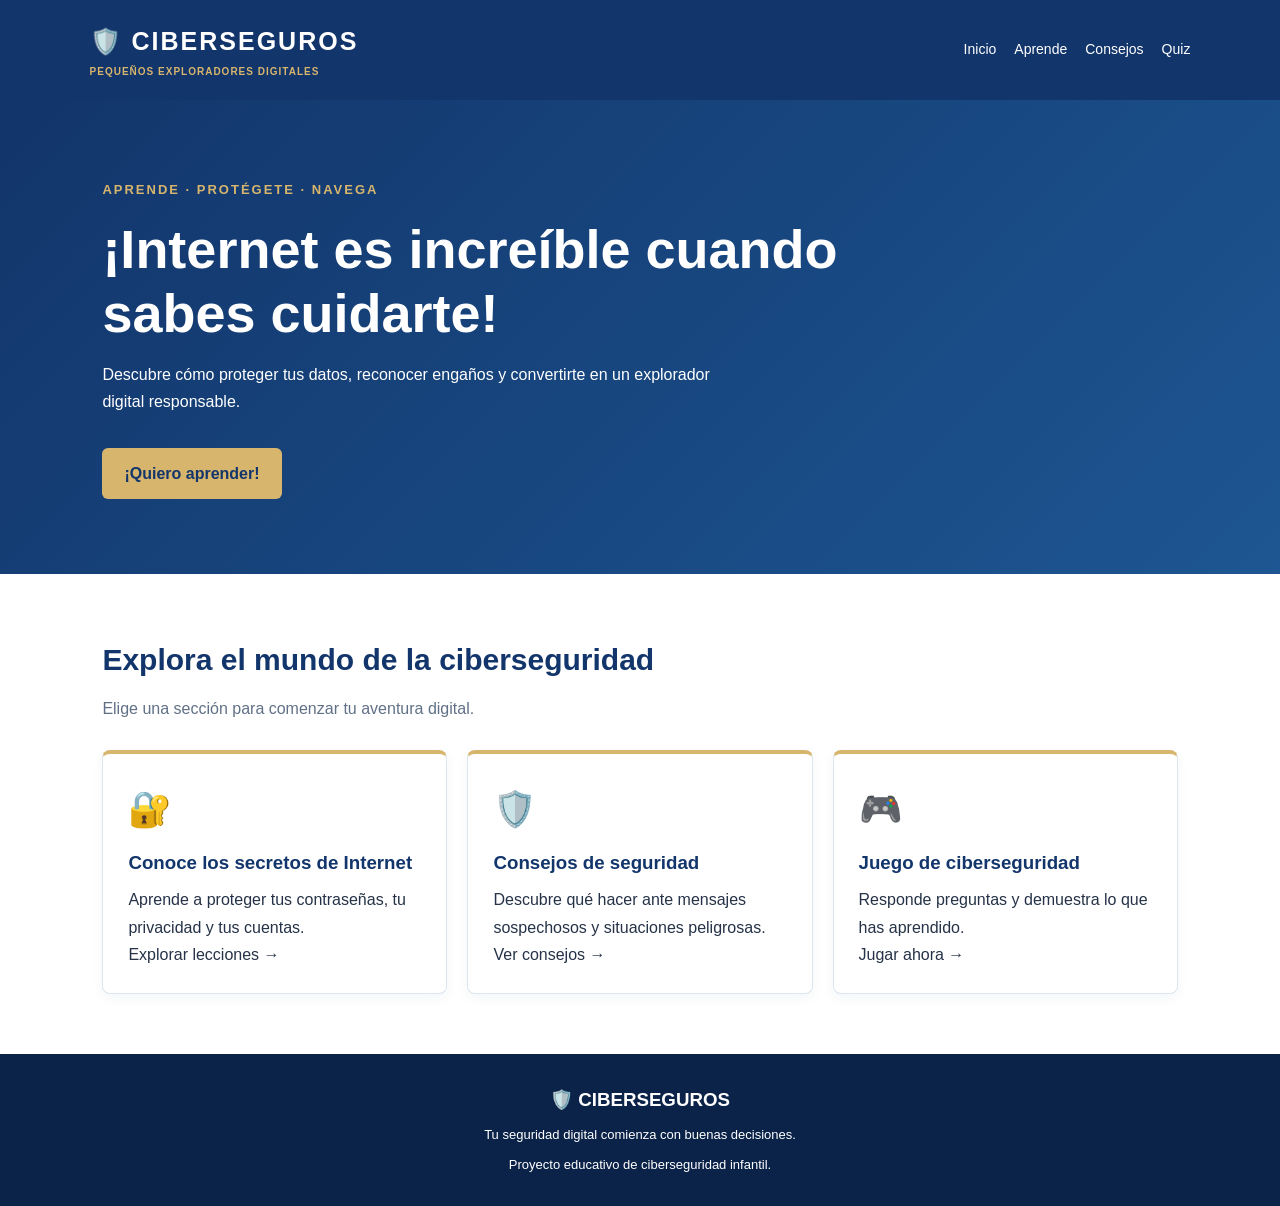
<file: Proyecto ciencia/index.html>
<!DOCTYPE html>
<html lang="es">
<head>
  <meta charset="UTF-8">
  <meta name="viewport" content="width=device-width, initial-scale=1.0">
  <title>Ciberseguros | Inicio</title>
  <link rel="stylesheet" href="estilos.css">
</head>
<body>

<header>
  <a class="logo" href="index.html"
     style="color:white;text-decoration:none">
    🛡️ CIBERSEGUROS
    <small>PEQUEÑOS EXPLORADORES DIGITALES</small>
  </a>

  <nav>
    <a href="index.html">Inicio</a>
    <a href="aprende.html">Aprende</a>
    <a href="consejos.html">Consejos</a>
    <a href="juego.html">Quiz</a>
  </nav>
</header>

<main>
  <section class="hero">
    <span class="etiqueta">APRENDE · PROTÉGETE · NAVEGA</span>
    <h1>¡Internet es increíble cuando sabes cuidarte!</h1>
    <p>
      Descubre cómo proteger tus datos, reconocer engaños
      y convertirte en un explorador digital responsable.
    </p>
    <a class="boton" href="aprende.html">¡Quiero aprender!</a>
  </section>

  <section>
    <h2>Explora el mundo de la ciberseguridad</h2>
    <p class="intro">
      Elige una sección para comenzar tu aventura digital.
    </p>

    <div class="tarjetas">
      <a class="tarjeta" href="aprende.html">
        <div class="icono">🔐</div>
        <h3>Conoce los secretos de Internet</h3>
        <p>Aprende a proteger tus contraseñas,
        tu privacidad y tus cuentas.</p>
        <span>Explorar lecciones →</span>
      </a>

      <a class="tarjeta" href="consejos.html">
        <div class="icono">🛡️</div>
        <h3>Consejos de seguridad</h3>
        <p>Descubre qué hacer ante mensajes
        sospechosos y situaciones peligrosas.</p>
        <span>Ver consejos →</span>
      </a>

      <a class="tarjeta" href="juego.html">
        <div class="icono">🎮</div>
        <h3>Juego de ciberseguridad</h3>
        <p>Responde preguntas y demuestra
        lo que has aprendido.</p>
        <span>Jugar ahora →</span>
      </a>
    </div>
  </section>
</main>

<footer>
  <h3>🛡️ CIBERSEGUROS</h3>
  <p>Tu seguridad digital comienza con buenas decisiones.</p>
  <p>Proyecto educativo de ciberseguridad infantil.</p>
</footer>

</body>
</html>
</file>
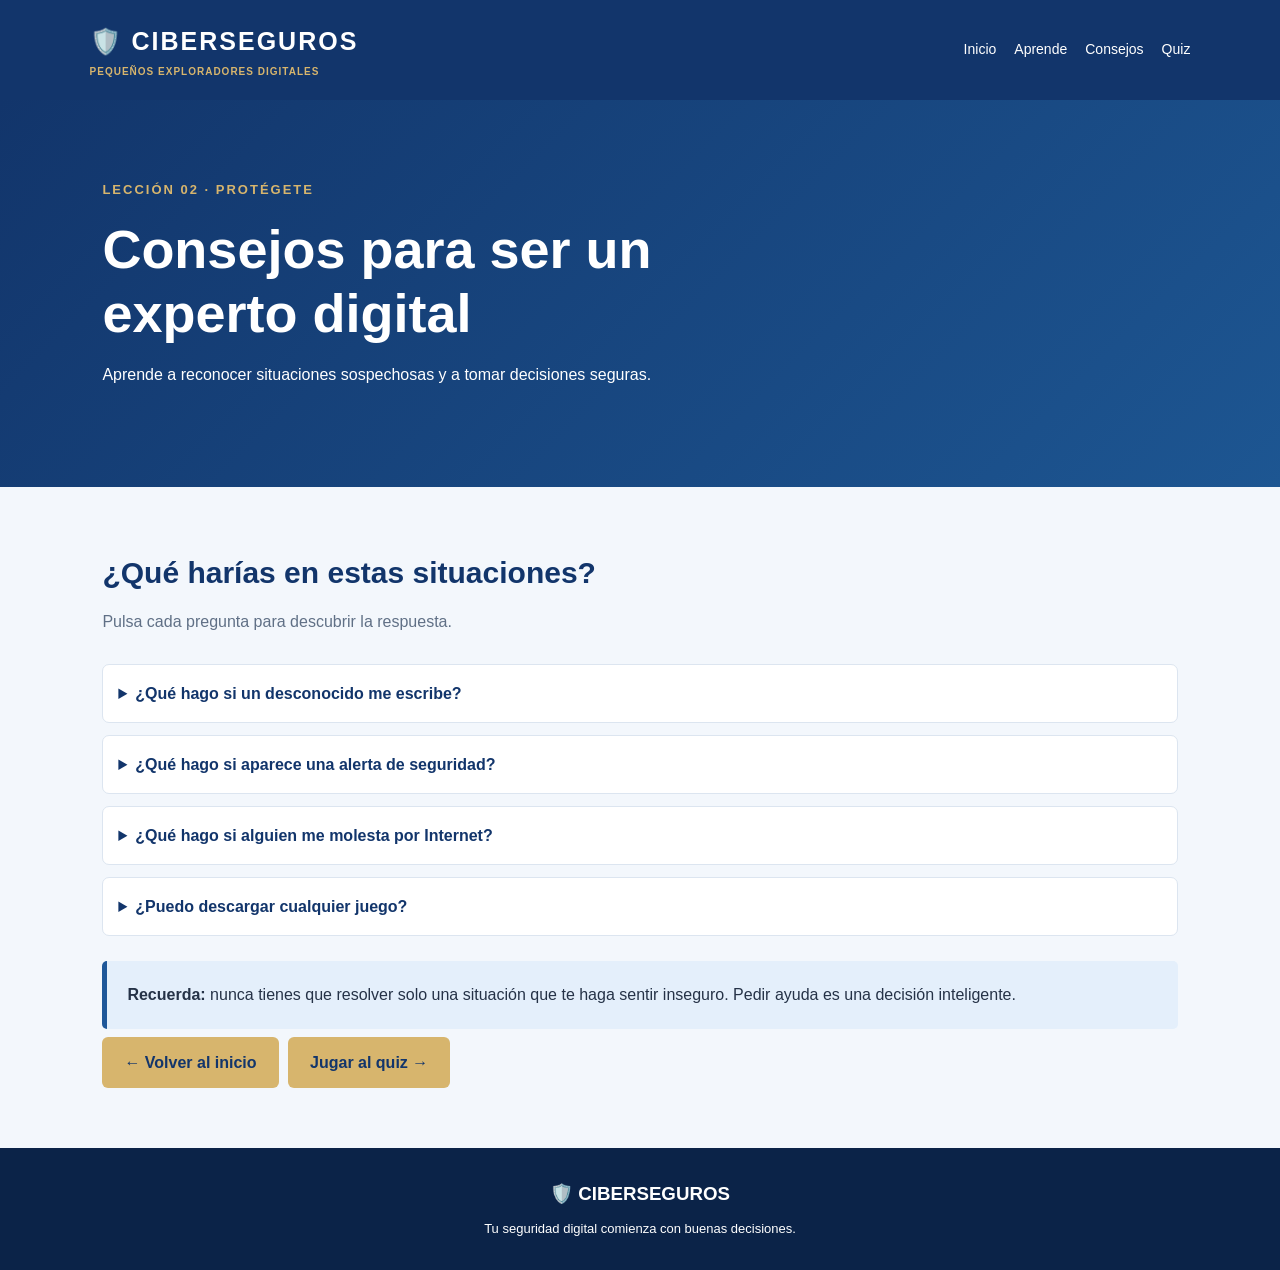
<file: Proyecto ciencia/consejos.html>
<!DOCTYPE html>
<html lang="es">
<head>
  <meta charset="UTF-8">
  <meta name="viewport" content="width=device-width, initial-scale=1.0">
  <title>Ciberseguros | Consejos</title>
  <link rel="stylesheet" href="estilos.css">
</head>
<body>

<header>
  <a class="logo" href="index.html"
     style="color:white;text-decoration:none">
    🛡️ CIBERSEGUROS
    <small>PEQUEÑOS EXPLORADORES DIGITALES</small>
  </a>
  <nav>
    <a href="index.html">Inicio</a>
    <a href="aprende.html">Aprende</a>
    <a href="consejos.html">Consejos</a>
    <a href="juego.html">Quiz</a>
  </nav>
</header>

<main>
  <section class="hero">
    <span class="etiqueta">LECCIÓN 02 · PROTÉGETE</span>
    <h1>Consejos para ser un experto digital</h1>
    <p>
      Aprende a reconocer situaciones sospechosas
      y a tomar decisiones seguras.
    </p>
  </section>

  <section class="fondo">
    <h2>¿Qué harías en estas situaciones?</h2>
    <p class="intro">
      Pulsa cada pregunta para descubrir la respuesta.
    </p>

    <details>
      <summary>¿Qué hago si un desconocido me escribe?</summary>
      <p>No compartas información personal ni aceptes
      reunirte con esa persona. Si te incomoda o te pide
      guardar secretos, cuéntaselo a un adulto de confianza.</p>
    </details>

    <details>
      <summary>¿Qué hago si aparece una alerta de seguridad?</summary>
      <p>No ignores la alerta ni descargues archivos
      sospechosos. Cierra la página y pide ayuda a un
      adulto de confianza.</p>
    </details>

    <details>
      <summary>¿Qué hago si alguien me molesta por Internet?</summary>
      <p>No respondas con amenazas. Guarda evidencia si
      puedes hacerlo de forma segura y pide apoyo a un
      adulto de confianza. También puedes bloquear y denunciar.</p>
    </details>

    <details>
      <summary>¿Puedo descargar cualquier juego?</summary>
      <p>No. Utiliza tiendas y sitios oficiales, revisa
      los permisos y consulta a un adulto antes de instalarlo.</p>
    </details>

    <div class="consejo">
      <strong>Recuerda:</strong> nunca tienes que resolver
      solo una situación que te haga sentir inseguro.
      Pedir ayuda es una decisión inteligente.
    </div>

    <a class="boton" href="index.html">← Volver al inicio</a>
    <a class="boton" href="juego.html">Jugar al quiz →</a>
  </section>
</main>

<footer>
  <h3>🛡️ CIBERSEGUROS</h3>
  <p>Tu seguridad digital comienza con buenas decisiones.</p>
</footer>

</body>
</html>
</file>
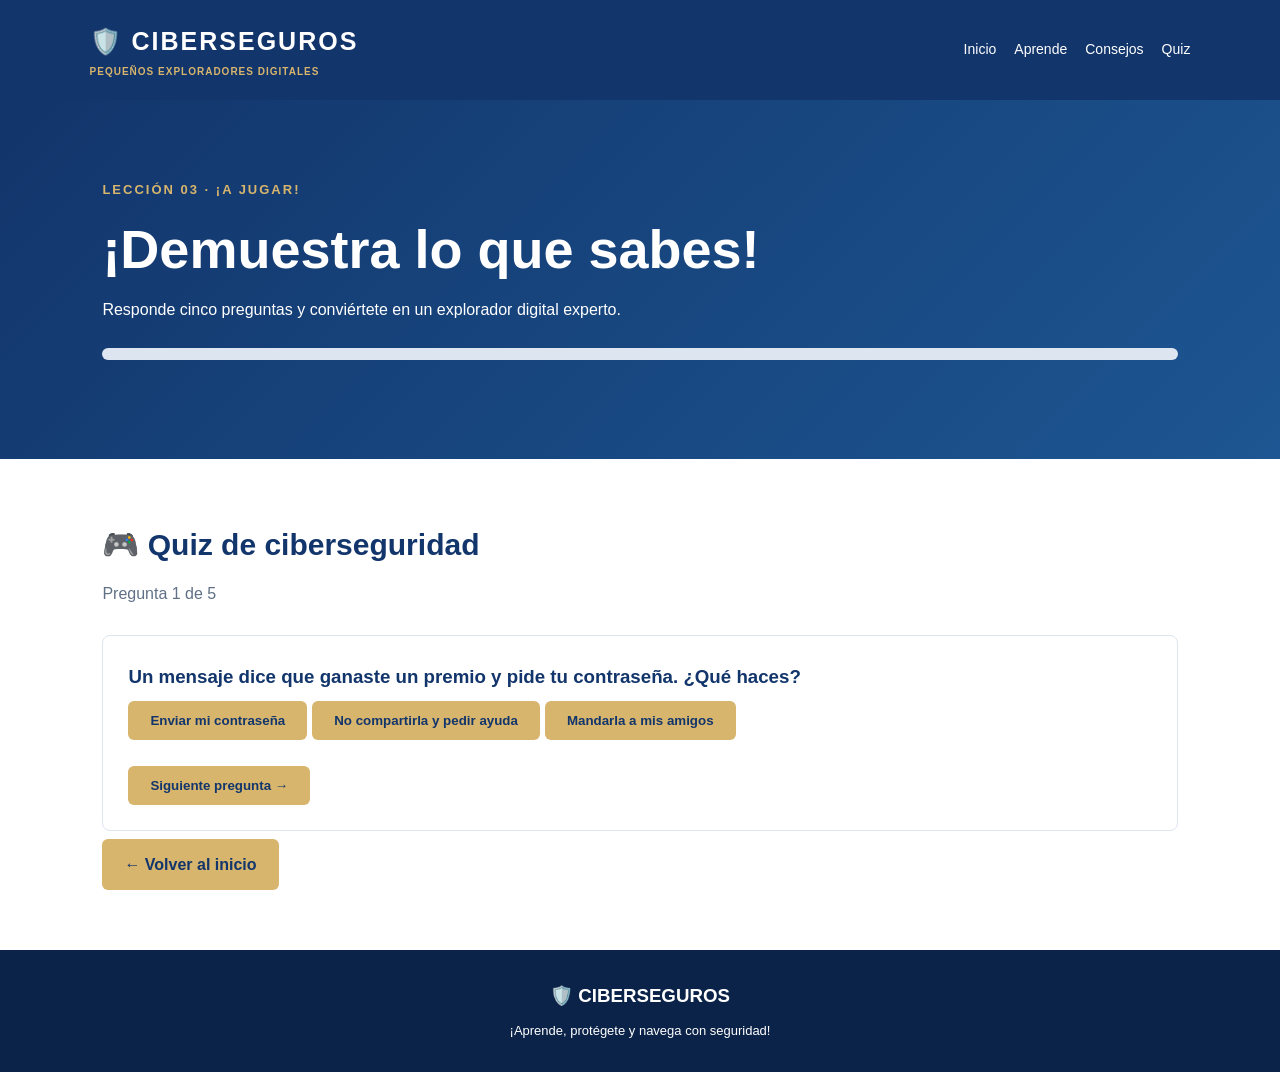
<file: Proyecto ciencia/juego.html>
<!DOCTYPE html>
<html lang="es">
<head>
  <meta charset="UTF-8">
  <meta name="viewport" content="width=device-width, initial-scale=1.0">
  <title>Ciberseguros | Quiz</title>
  <link rel="stylesheet" href="estilos.css">
  <script src="juego.js" defer></script>
</head>
<body>

<header>
  <a class="logo" href="index.html"
     style="color:white;text-decoration:none">
    🛡️ CIBERSEGUROS
    <small>PEQUEÑOS EXPLORADORES DIGITALES</small>
  </a>
  <nav>
    <a href="index.html">Inicio</a>
    <a href="aprende.html">Aprende</a>
    <a href="consejos.html">Consejos</a>
    <a href="juego.html">Quiz</a>
  </nav>
</header>

<main>
  <section class="hero">
    <span class="etiqueta">LECCIÓN 03 · ¡A JUGAR!</span>
    <h1>¡Demuestra lo que sabes!</h1>
    <p>Responde cinco preguntas y conviértete
    en un explorador digital experto.</p>
    
<div
  class="barra-progreso"
  role="progressbar"
  aria-label="Progreso del cuestionario"
  aria-valuemin="0"
  aria-valuemax="5"
  aria-valuenow="0"
  id="barraProgreso"
>
  <div id="avance"></div>
</div>

  </section>

  <section>
    <h2>🎮 Quiz de ciberseguridad</h2>
    <p id="progreso" class="intro">Pregunta 1 de 5</p>

    <div id="pregunta">
      <h3 id="textoPregunta"></h3>
      <div id="opciones"></div>
      <p id="resultado" aria-live="polite"></p>
      <button id="siguiente" class="boton" hidden>
        Siguiente pregunta →
      </button>
    </div>

    <a class="boton" href="index.html">← Volver al inicio</a>
  </section>
</main>

<footer>
  <h3>🛡️ CIBERSEGUROS</h3>
  <p>¡Aprende, protégete y navega con seguridad!</p>
</footer>

</body>
</html>
</file>
<file: Proyecto ciencia/estilos.css>
:root {
  --azul: #12356b;
  --azul2: #1e5799;
  --dorado: #d7b56d;
  --fondo: #f3f7fc;
  --texto: #253247;
}

* {
  box-sizing: border-box;
  margin: 0;
  padding: 0;
}

html {
  scroll-behavior: smooth;
}

body {
  font-family: Arial, sans-serif;
  color: var(--texto);
  line-height: 1.7;
  background: white;
}

header {
  background: var(--azul);
  color: white;
  padding: 20px 7%;
  display: flex;
  align-items: center;
  justify-content: space-between;
  flex-wrap: wrap;
  gap: 16px;
}

.logo {
  font-size: 25px;
  font-weight: bold;
  letter-spacing: 2px;
}

.logo small {
  display: block;
  font-size: 10px;
  color: var(--dorado);
  letter-spacing: 1px;
}

nav {
  display: flex;
  gap: 18px;
  flex-wrap: wrap;
}

nav a {
  color: white;
  text-decoration: none;
  font-size: 14px;
}

nav a:hover,
nav a:focus {
  color: var(--dorado);
}

.hero {
  padding: 75px 8%;
  background: linear-gradient(135deg, #12356b, #2877b9);
  color: white;
}

.etiqueta {
  color: var(--dorado);
  font-size: 13px;
  font-weight: bold;
  letter-spacing: 2px;
}

.hero h1 {
  font-size: clamp(32px, 5vw, 54px);
  line-height: 1.2;
  margin: 15px 0;
  max-width: 750px;
}

.hero p {
  max-width: 650px;
  margin-bottom: 24px;
}

section {
  padding: 60px 8%;
}

.fondo {
  background: var(--fondo);
}

h2 {
  color: var(--azul);
  font-size: 30px;
  margin-bottom: 10px;
}

h3 {
  color: var(--azul);
}

.intro {
  color: #607086;
  margin-bottom: 28px;
}

.tarjetas {
  display: grid;
  grid-template-columns: repeat(auto-fit, minmax(220px, 1fr));
  gap: 20px;
}

.tarjeta {
  display: block;
  padding: 25px;
  background: white;
  border: 1px solid #dce5f0;
  border-top: 4px solid var(--dorado);
  border-radius: 8px;
  color: var(--texto);
  text-decoration: none;
  transition: transform 0.2s, box-shadow 0.2s;
}

.tarjeta:hover,
.tarjeta:focus {
  transform: translateY(-4px);
  box-shadow: 0 8px 20px #12356b20;
}

.icono {
  font-size: 35px;
}

.tarjeta h3 {
  margin: 8px 0;
}

.boton {
  display: inline-block;
  background: var(--dorado);
  color: var(--azul);
  padding: 12px 22px;
  border-radius: 6px;
  font-weight: bold;
  text-decoration: none;
  border: none;
  cursor: pointer;
  margin: 8px 5px 0 0;
}

.boton:hover,
.boton:focus {
  background: #edce8d;
}

.consejo {
  margin-top: 25px;
  background: #e4effb;
  border-left: 5px solid var(--azul2);
  padding: 20px;
  border-radius: 5px;
}

details {
  background: white;
  border: 1px solid #dce5f0;
  border-radius: 7px;
  padding: 15px;
  margin: 12px 0;
}

summary {
  cursor: pointer;
  color: var(--azul);
  font-weight: bold;
}

#pregunta {
  background: white;
  padding: 25px;
  border-radius: 8px;
  margin-top: 20px;
  border: 1px solid #dce5f0;
}

#resultado {
  margin-top: 18px;
  font-weight: bold;
}

footer {
  background: #0b2348;
  color: white;
  padding: 30px 8%;
  text-align: center;
}

footer h3 {
  color: white;
}

footer p {
  font-size: 13px;
  margin-top: 8px;
}

@media (max-width: 600px) {
  header {
    padding: 18px 5%;
  }

  nav {
    gap: 12px;
  }

  section {
    padding: 42px 6%;
  }
}

/* ===== MEJORAS VISUALES: CIBERSEGUROS ===== */

/* Animación suave para la presentación */
.hero {
  position: relative;
  overflow: hidden;
  background-size: 200% 200%;
  animation: fondoBrillante 10s ease infinite;
}

@keyframes fondoBrillante {
  0% { background-position: 0% 50%; }
  50% { background-position: 100% 50%; }
  100% { background-position: 0% 50%; }
}

/* Efectos en las tarjetas */
.tarjeta {
  position: relative;
  overflow: hidden;
  box-shadow: 0 4px 12px #12356b0d;
}

.tarjeta:hover,
.tarjeta:focus-visible {
  transform: translateY(-8px) scale(1.02);
  box-shadow: 0 14px 28px #12356b25;
  border-top-color: var(--azul2);
}

.icono {
  display: inline-block;
  transition: transform 0.35s ease;
}

.tarjeta:hover .icono,
.tarjeta:focus-visible .icono {
  transform: scale(1.2) rotate(-5deg);
}

/* Imágenes educativas */
.imagen-educativa {
  display: block;
  width: 100%;
  aspect-ratio: 16 / 9;
  object-fit: cover;
  border-radius: 12px;
  margin: 18px 0;
  box-shadow: 0 6px 18px #12356b18;
  transition: transform 0.35s ease, box-shadow 0.35s ease;
}

.imagen-educativa:hover {
  transform: scale(1.025);
  box-shadow: 0 12px 26px #12356b30;
}

/* Nuevas tarjetas informativas */
.tarjetas-info {
  display: grid;
  grid-template-columns: repeat(auto-fit, minmax(220px, 1fr));
  gap: 22px;
  margin-top: 28px;
}

.tarjeta-info {
  background: white;
  padding: 22px;
  border: 1px solid #dce5f0;
  border-radius: 12px;
  transition: transform 0.25s ease, box-shadow 0.25s ease;
}

.tarjeta-info:hover {
  transform: translateY(-5px);
  box-shadow: 0 10px 24px #12356b20;
}

.tarjeta-info .simbolo {
  font-size: 38px;
  margin-bottom: 8px;
}

.tarjeta-info h3 {
  margin-bottom: 8px;
}

/* Elementos que JavaScript mostrará al desplazarse */
.revelar {
  opacity: 0;
  transform: translateY(22px);
  transition: opacity 0.65s ease, transform 0.65s ease;
}

.revelar.visible {
  opacity: 1;
  transform: translateY(0);
}

/* Accesibilidad: respetar a quien prefiere menos animaciones */
@media (prefers-reduced-motion: reduce) {
  *,
  *::before,
  *::after {
    animation-duration: 0.01ms !important;
    transition-duration: 0.01ms !important;
    scroll-behavior: auto !important;
  }

  .revelar {
    opacity: 1;
    transform: none;
  }
}

/* Mejoras de accesibilidad y pantallas pequeñas */
button:focus-visible,
a:focus-visible,
summary:focus-visible {
  outline: 3px solid #d7b56d;
  outline-offset: 4px;
}

button:disabled {
  cursor: not-allowed;
  opacity: 0.65;
}

@media (max-width: 600px) {
  nav {
    width: 100%;
  }

  nav a {
    padding: 5px 0;
  }

  .hero {
    padding: 48px 6%;
  }

  .hero h1 {
    overflow-wrap: break-word;
  }
}

/* Barra de progreso del quiz */
.barra-progreso {
  width: 100%;
  height: 12px;
  margin: 0 0 24px;
  background: #dce5f0;
  border-radius: 999px;
  overflow: hidden;
}

#avance {
  width: 0%;
  height: 100%;
  background: linear-gradient(90deg, #1e5799, #d7b56d);
  border-radius: inherit;
  transition: width 0.35s ease;
}

@media (prefers-reduced-motion: reduce) {
  #avance {
    transition: none;
  }
}
</file>
